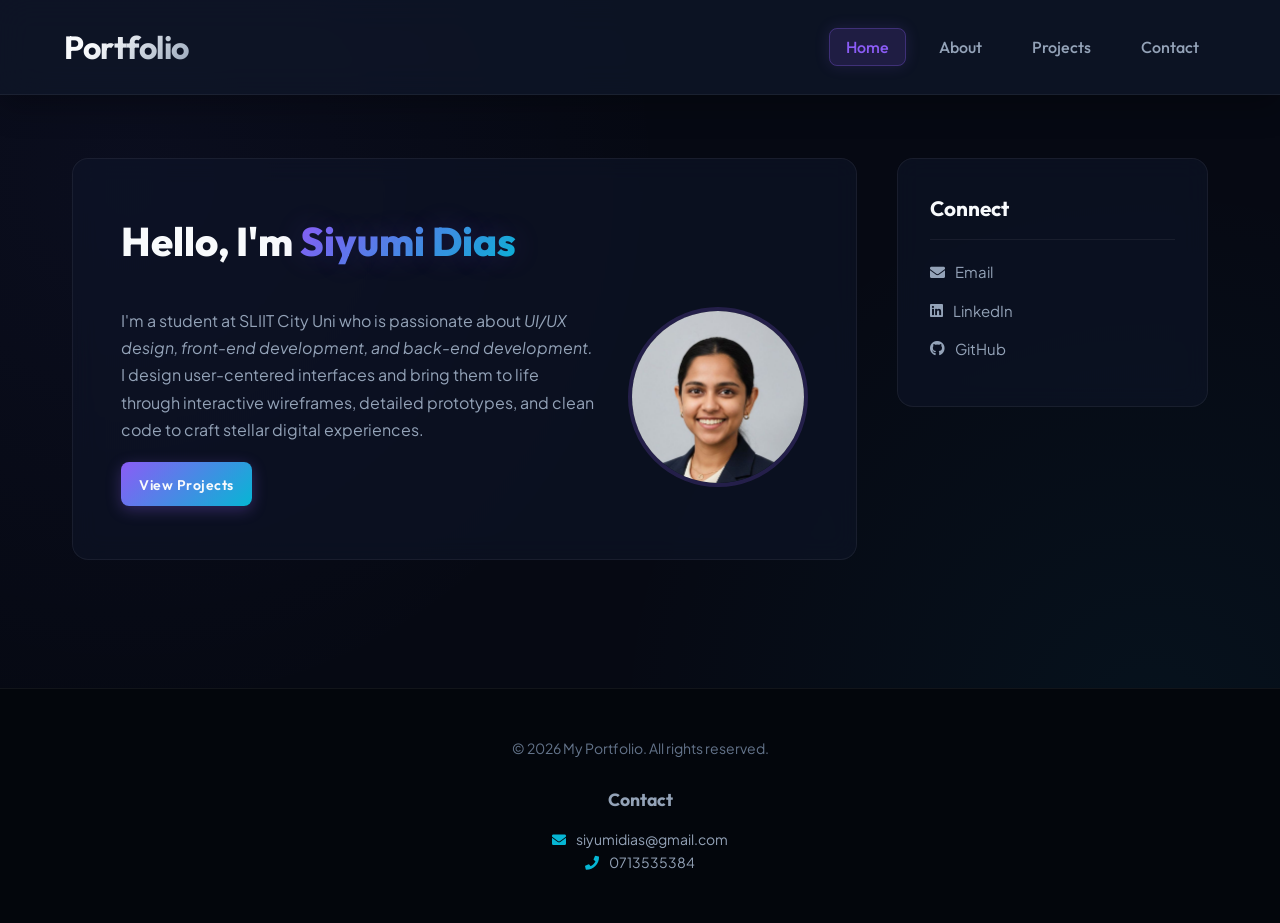
<file: AC/index.html>
<!DOCTYPE html>
<html lang="en">

<head>
    <meta charset="UTF-8">
    <meta name="viewport" content="width=device-width, initial-scale=1.0">
    <title>Home - Siyumi Dias Portfolio</title>
    <link rel="stylesheet" href="stylesheet.css">
    <link rel="stylesheet" href="https://cdnjs.cloudflare.com/ajax/libs/font-awesome/5.15.4/css/all.min.css">
</head>

<body>
    <header class="site-header">
        <h1>Portfolio</h1>
        <nav class="main-nav">
            <ul>
                <li><a href="index.html" class="active">Home</a></li>
                <li><a href="about.html">About</a></li>
                <li><a href="blog.html">Projects</a></li>
                <li><a href="contact.html">Contact</a></li>
            </ul>
        </nav>
    </header>
    <div class="main-container"> <!--Main Content -->
        <main id="main-content">
            <h1>Hello, I'm <span>Siyumi Dias</span></h1>
            <div id="about"> 
                <img src="Siyumi.jpeg" alt="photo" class="profile-pic">
                <p> I'm a student at SLIIT City Uni who is passionate about <em>UI/UX design, front-end development, and back-end development.</em> I design user-centered interfaces and bring them to life through interactive wireframes, detailed prototypes, and clean code to craft stellar digital experiences. </p>
                <div class="code-box">
                    <a href="blog.html">View Projects</a>
                </div>
            </div>
        </main> <!--Sidebar -->
        <aside id="sidebar">
            <h3>Connect</h3>
            <ul>
                <li><a href="mailto:siyumidias@gmail.com" target="_blank"><i class="fas fa-envelope"></i> Email</a></li>
                <li><a href="http://linkedin.com/in/siyumi-dias-a96156386" target="_blank"><i class="fab fa-linkedin"></i> LinkedIn</a></li>
                <li><a href="https://github.com/Siyumi004" target="_blank"><i class="fab fa-github"></i> GitHub</a></li>
            </ul>
        </aside>
    </div> <!--Footer -->
    <footer class="site-footer">
        <p>&copy; 2026 My Portfolio. All rights reserved.</p>
        <h3>Contact</h3>
        <p>
            <i class="fas fa-envelope"></i>
            <a href="mailto:siyumidias@gmail.com">siyumidias@gmail.com</a>
        </p>
        <p>
            <i class="fas fa-phone"></i>
            <a href="tel:0713535384">0713535384</a>
        </p>
    </footer>
</body>
</html>
</file>
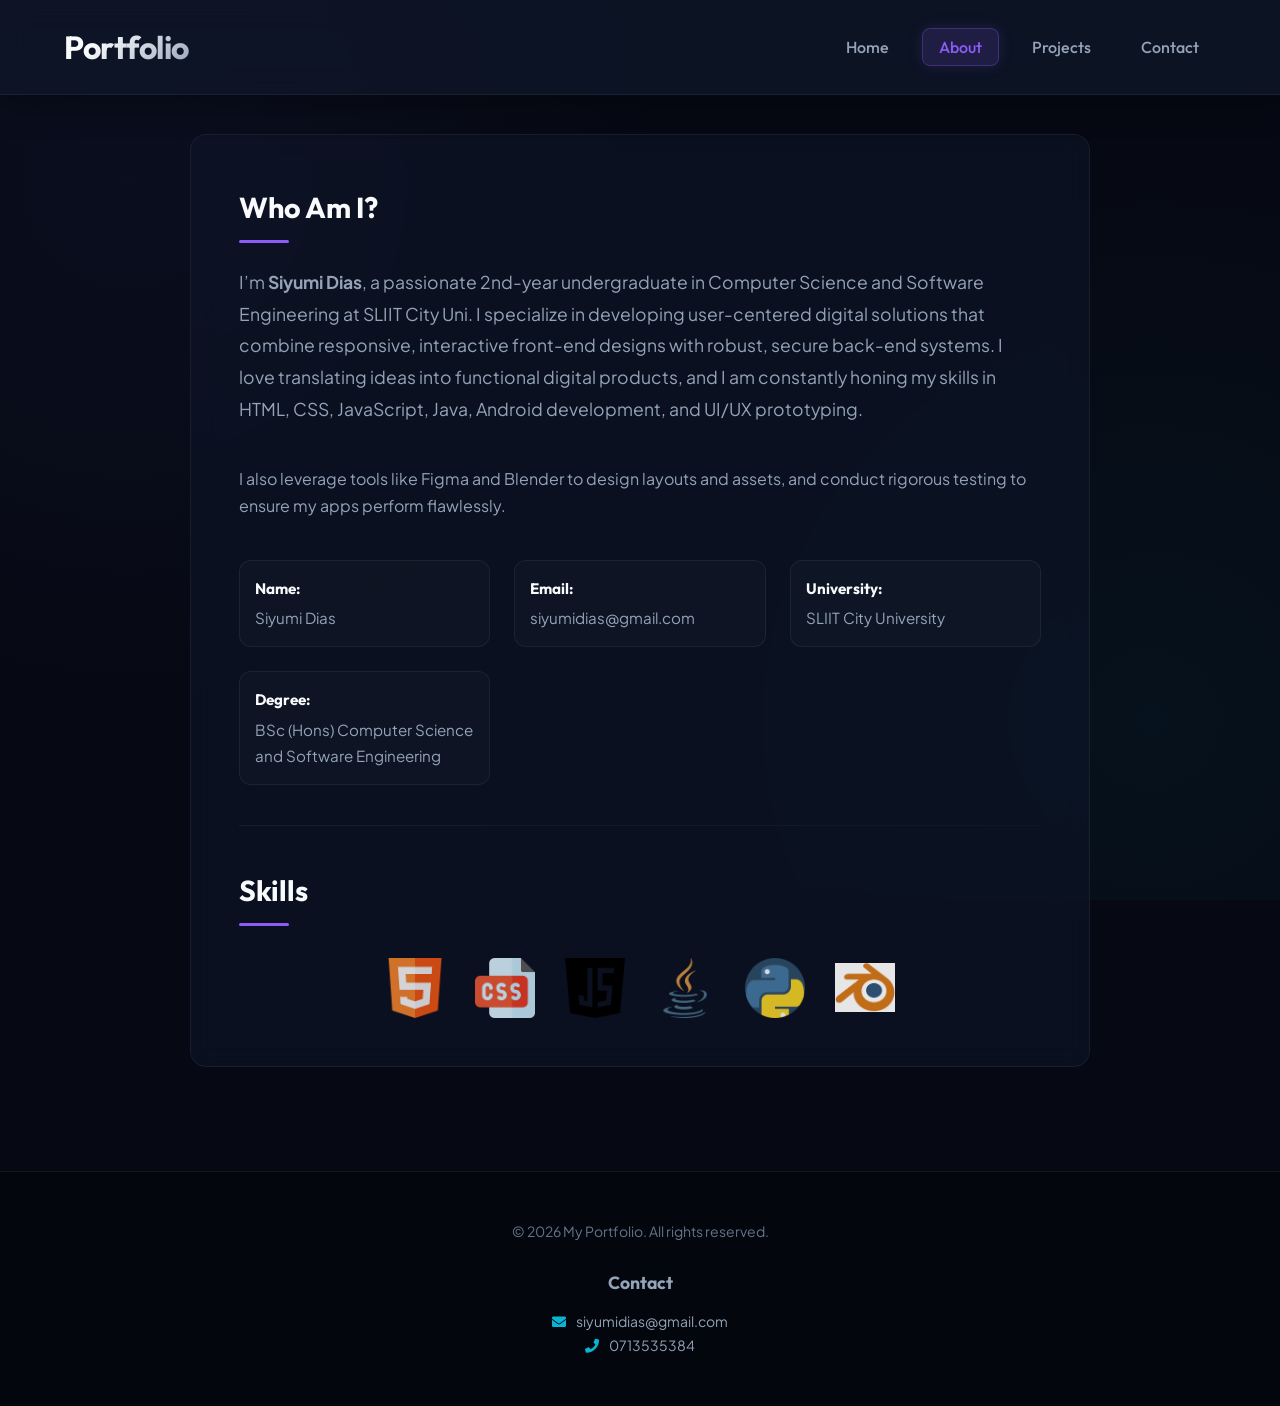
<file: AC/about.html>
<!DOCTYPE html>
<html lang="en">

<head>
  <meta charset="UTF-8">
  <meta name="viewport" content="width=device-width, initial-scale=1.0">
  <title>About Me - Siyumi Dias Portfolio</title>
  <link rel="stylesheet" href="stylesheet.css">
  <link rel="stylesheet" href="https://cdnjs.cloudflare.com/ajax/libs/font-awesome/5.15.4/css/all.min.css">
</head>

<body>
  <!-- Navbar -->
  <header class="site-header">
    <h1>Portfolio</h1>
    <nav class="main-nav">
      <ul>
        <li><a href="index.html">Home</a></li>
        <li><a href="about.html" class="active">About</a></li>
        <li><a href="blog.html">Projects</a></li>
        <li><a href="contact.html">Contact</a></li>
      </ul>
    </nav>
  </header>

  <!-- About Section -->
  <section class="skills">
    <h3>Who Am I?</h3>
    <p class="skills-description">
      I’m <strong>Siyumi Dias</strong>, a passionate 2nd-year undergraduate in Computer Science and Software Engineering at SLIIT City Uni. 
      I specialize in developing user-centered digital solutions that combine responsive, interactive front-end designs with robust, secure back-end systems.
      I love translating ideas into functional digital products, and I am constantly honing my skills in HTML, CSS, JavaScript, Java, Android development, and UI/UX prototyping.
    </p>
    <p>I also leverage tools like Figma and Blender to design layouts and assets, and conduct rigorous testing to ensure my apps perform flawlessly.</p>

    <div class="info-row">
      <div class="info-item"><b>Name:</b> <span>Siyumi Dias</span></div>
      <div class="info-item"><b>Email:</b> <span>siyumidias@gmail.com</span></div>
      <div class="info-item"><b>University:</b> <span>SLIIT City University</span></div>
      <div class="info-item"><b>Degree:</b> <span>BSc (Hons) Computer Science and Software Engineering</span></div>
    </div>

    <hr class="divider">

    <h3>Skills</h3>
    <div class="image-gallery">
      <img src="html.png" alt="HTML" class="small-image" title="HTML5">
      <img src="css.png" alt="CSS" class="small-image" title="CSS3">
      <img src="java-script.png" alt="JavaScript" class="small-image" title="JavaScript">
      <img src="java.png" alt="Java" class="small-image" title="Java SE & Android">
      <img src="python.png" alt="Python" class="small-image" title="Python">
      <img src="blender.png" alt="Blender" class="small-image" title="3D Modeling / Blender">
    </div>
  </section>

  <!-- Footer -->
  <footer class="site-footer">
    <p>&copy; 2026 My Portfolio. All rights reserved.</p>
    <h3>Contact</h3>
    <p>
      <i class="fas fa-envelope"></i>
      <a href="mailto:siyumidias@gmail.com">siyumidias@gmail.com</a>
    </p>
    <p>
      <i class="fas fa-phone"></i>
      <a href="tel:0713535384">0713535384</a>
    </p>
  </footer>
</body>

</html>
</file>
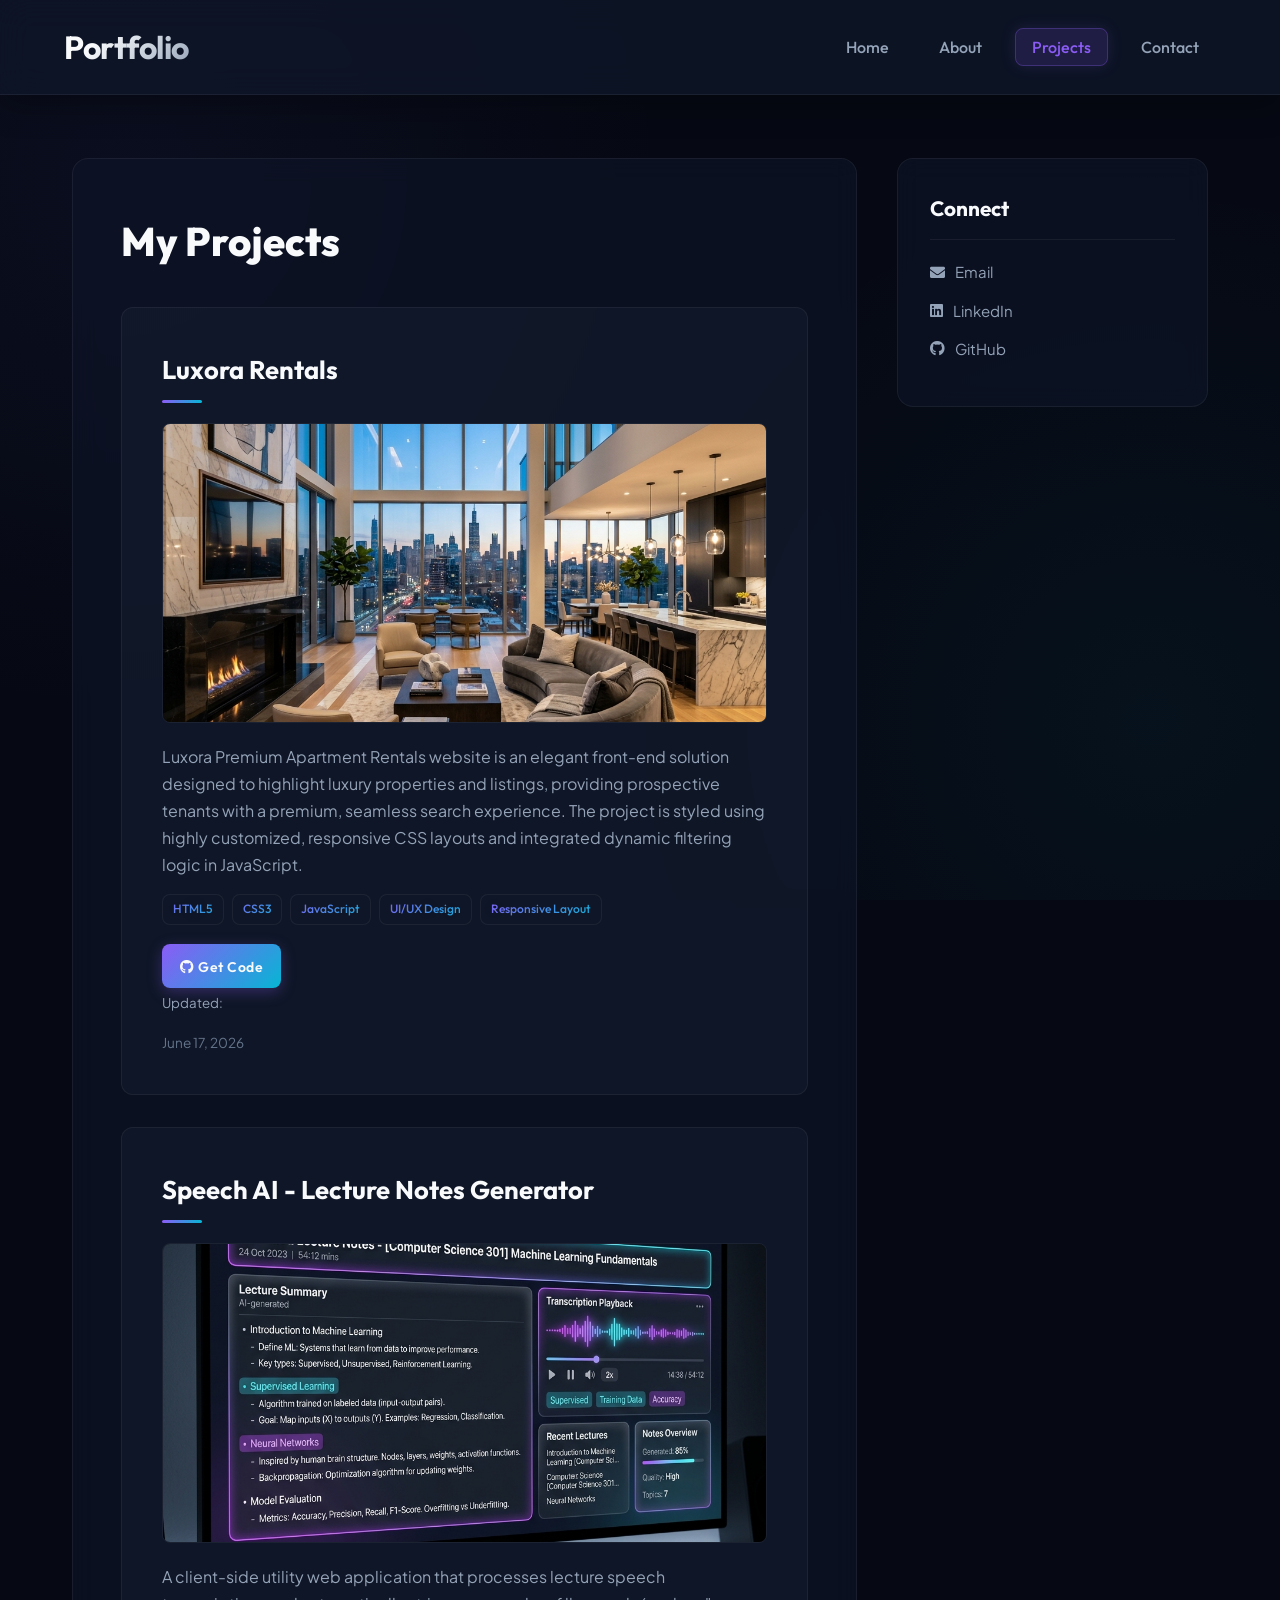
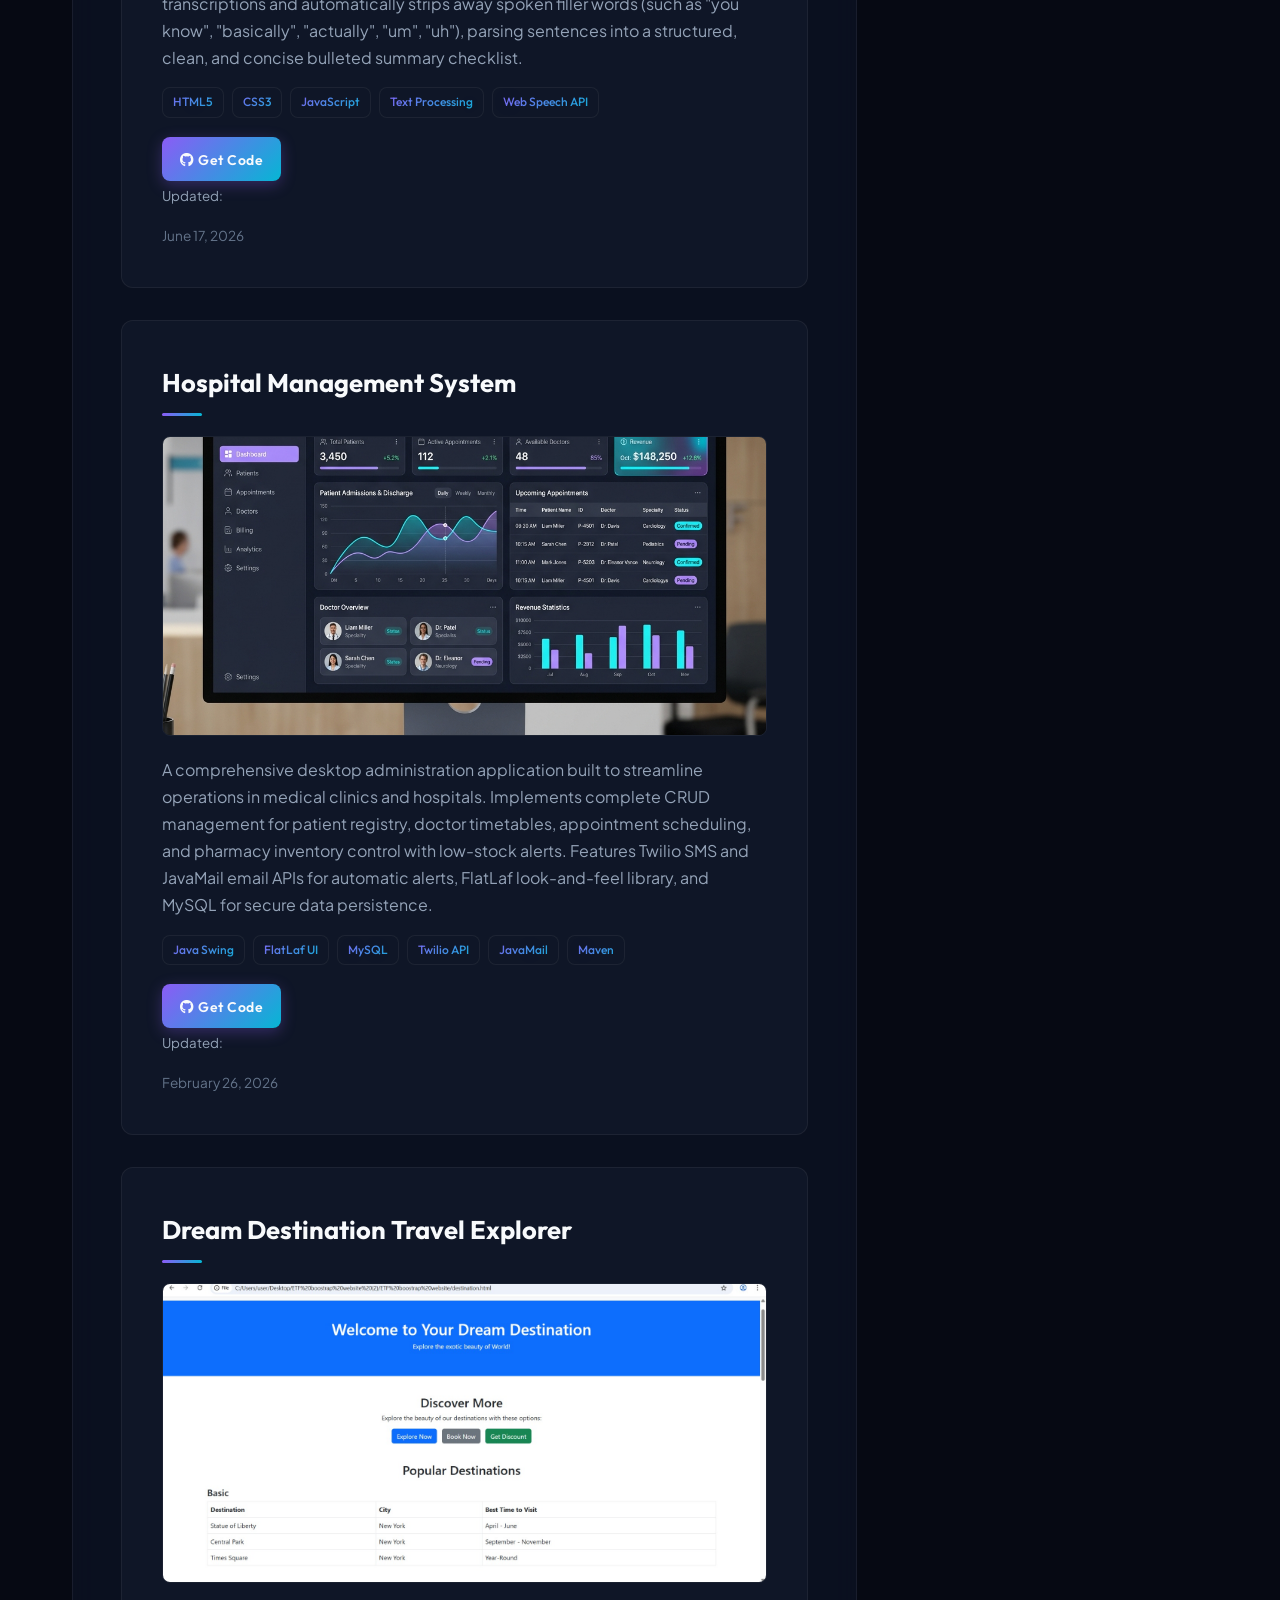
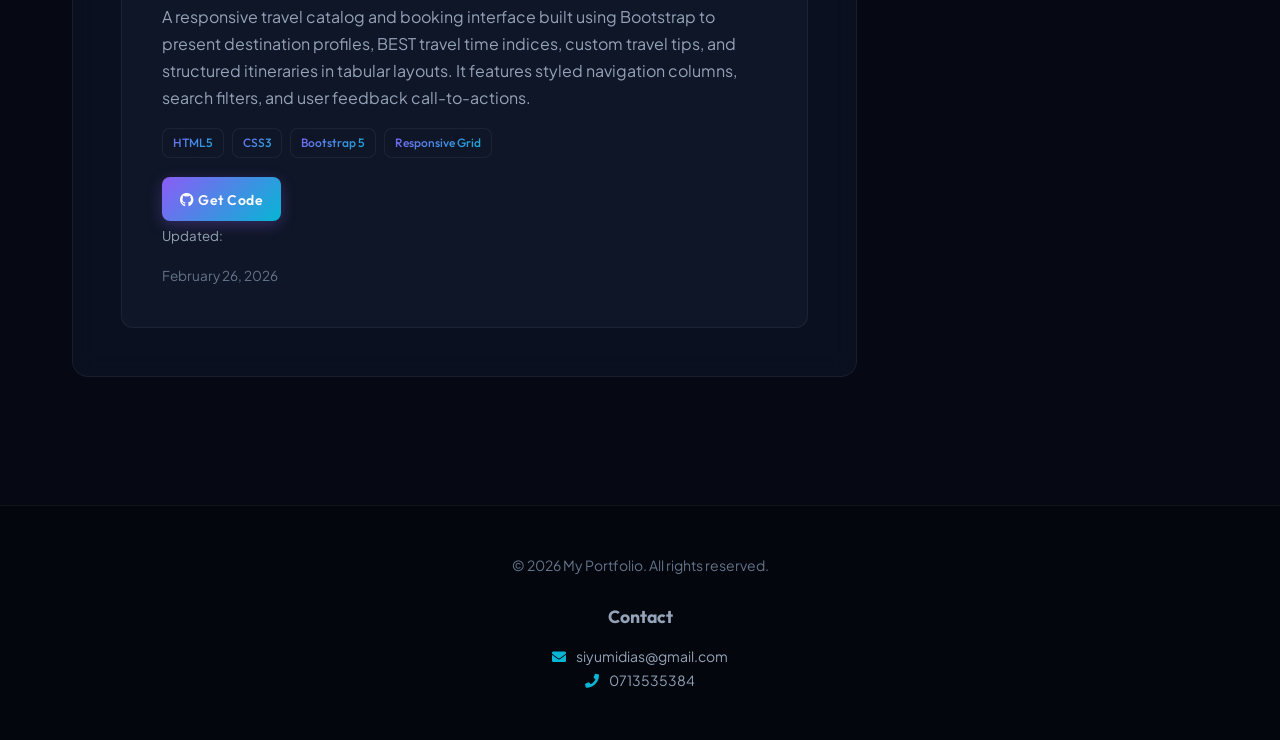
<file: AC/blog.html>
<!DOCTYPE html>
<html lang="en">

<head>
    <meta charset="UTF-8">
    <meta name="viewport" content="width=device-width, initial-scale=1.0">
    <title>Projects - Siyumi Dias Portfolio</title>
    <link rel="stylesheet" href="stylesheet.css">
    <link rel="stylesheet" href="https://cdnjs.cloudflare.com/ajax/libs/font-awesome/5.15.4/css/all.min.css">
</head>

<body>

    <!-- Header -->
    <header class="site-header">
        <h1>Portfolio</h1>
        <nav class="main-nav">
            <ul>
                <li><a href="index.html">Home</a></li>
                <li><a href="about.html">About</a></li>
                <li><a href="blog.html" class="active">Projects</a></li>
                <li><a href="contact.html">Contact</a></li>
            </ul>
        </nav>
    </header>

    <div class="main-container">

        <!-- Main Content -->
        <main id="main-content">
            <section id="blog">
                <h1>My Projects</h1>

                <!-- Project 1: Luxora Rentals -->
                <article class="blog-post">
                    <h3>Luxora Rentals</h3>
                    <img src="luxora.png" alt="Luxora Premium Rentals Website" class="blog-img">
                    <p>Luxora Premium Apartment Rentals website is an elegant front-end solution designed to highlight luxury properties and listings, providing prospective tenants with a premium, seamless search experience. The project is styled using highly customized, responsive CSS layouts and integrated dynamic filtering logic in JavaScript.</p>
                    <div class="tech-tags">
                        <span class="tech-tag">HTML5</span>
                        <span class="tech-tag">CSS3</span>
                        <span class="tech-tag">JavaScript</span>
                        <span class="tech-tag">UI/UX Design</span>
                        <span class="tech-tag">Responsive Layout</span>
                    </div>
                    <div class="code-box">
                        <a href="https://github.com/Siyumi004/luxora-rentals" target="_blank"><i class="fab fa-github"></i> Get Code</a>
                    </div>
                    <p><small>Updated: <time datetime="2026-06-17">June 17, 2026</time></small></p>
                </article>

                <!-- Project 2: Speech AI -->
                <article class="blog-post">
                    <h3>Speech AI - Lecture Notes Generator</h3>
                    <img src="speech_ai_mockup.png" alt="Speech AI Lecture Notes Generator" class="blog-img">
                    <p>A client-side utility web application that processes lecture speech transcriptions and automatically strips away spoken filler words (such as "you know", "basically", "actually", "um", "uh"), parsing sentences into a structured, clean, and concise bulleted summary checklist.</p>
                    <div class="tech-tags">
                        <span class="tech-tag">HTML5</span>
                        <span class="tech-tag">CSS3</span>
                        <span class="tech-tag">JavaScript</span>
                        <span class="tech-tag">Text Processing</span>
                        <span class="tech-tag">Web Speech API</span>
                    </div>
                    <div class="code-box">
                        <a href="https://github.com/Siyumi004/speech-AI" target="_blank"><i class="fab fa-github"></i> Get Code</a>
                    </div>
                    <p><small>Updated: <time datetime="2026-06-17">June 17, 2026</time></small></p>
                </article>

                <!-- Project 3: Hospital Management System -->
                <article class="blog-post">
                    <h3>Hospital Management System</h3>
                    <img src="hms_dashboard_mockup.png" alt="Hospital Management System" class="blog-img">
                    <p>A comprehensive desktop administration application built to streamline operations in medical clinics and hospitals. Implements complete CRUD management for patient registry, doctor timetables, appointment scheduling, and pharmacy inventory control with low-stock alerts. Features Twilio SMS and JavaMail email APIs for automatic alerts, FlatLaf look-and-feel library, and MySQL for secure data persistence.</p>
                    <div class="tech-tags">
                        <span class="tech-tag">Java Swing</span>
                        <span class="tech-tag">FlatLaf UI</span>
                        <span class="tech-tag">MySQL</span>
                        <span class="tech-tag">Twilio API</span>
                        <span class="tech-tag">JavaMail</span>
                        <span class="tech-tag">Maven</span>
                    </div>
                    <div class="code-box">
                        <a href="https://github.com/Siyumi004/Hospital-management-system" target="_blank"><i class="fab fa-github"></i> Get Code</a>
                    </div>
                    <p><small>Updated: <time datetime="2026-02-26">February 26, 2026</time></small></p>
                </article>

                <!-- Project 4: ETF Travel Website -->
                <article class="blog-post">
                    <h3>Dream Destination Travel Explorer</h3>
                    <img src="blog1.jpeg" alt="Dream Destination Website" class="blog-img">
                    <p>A responsive travel catalog and booking interface built using Bootstrap to present destination profiles, BEST travel time indices, custom travel tips, and structured itineraries in tabular layouts. It features styled navigation columns, search filters, and user feedback call-to-actions.</p>
                    <div class="tech-tags">
                        <span class="tech-tag">HTML5</span>
                        <span class="tech-tag">CSS3</span>
                        <span class="tech-tag">Bootstrap 5</span>
                        <span class="tech-tag">Responsive Grid</span>
                    </div>
                    <div class="code-box">
                        <a href="https://github.com/Siyumi004/ETF-bootstrap-website" target="_blank"><i class="fab fa-github"></i> Get Code</a>
                    </div>
                    <p><small>Updated: <time datetime="2026-02-26">February 26, 2026</time></small></p>
                </article>
            </section>
        </main>

        <!-- Sidebar -->
        <aside id="sidebar">
            <h3>Connect</h3>
            <ul>
                <li><a href="mailto:siyumidias@gmail.com" target="_blank"><i class="fas fa-envelope"></i> Email</a></li>
                <li><a href="http://linkedin.com/in/siyumi-dias-a96156386" target="_blank"><i class="fab fa-linkedin"></i> LinkedIn</a></li>
                <li><a href="https://github.com/Siyumi004" target="_blank"><i class="fab fa-github"></i> GitHub</a></li>
            </ul>
        </aside>

    </div>

    <!-- Footer -->
    <footer class="site-footer">
        <p>&copy; 2026 My Portfolio. All rights reserved.</p>
        <h3>Contact</h3>
        <p>
            <i class="fas fa-envelope"></i>
            <a href="mailto:siyumidias@gmail.com">siyumidias@gmail.com</a>
        </p>
        <p>
            <i class="fas fa-phone"></i>
            <a href="tel:0713535384">0713535384</a>
        </p>
    </footer>
</body>

</html>
</file>
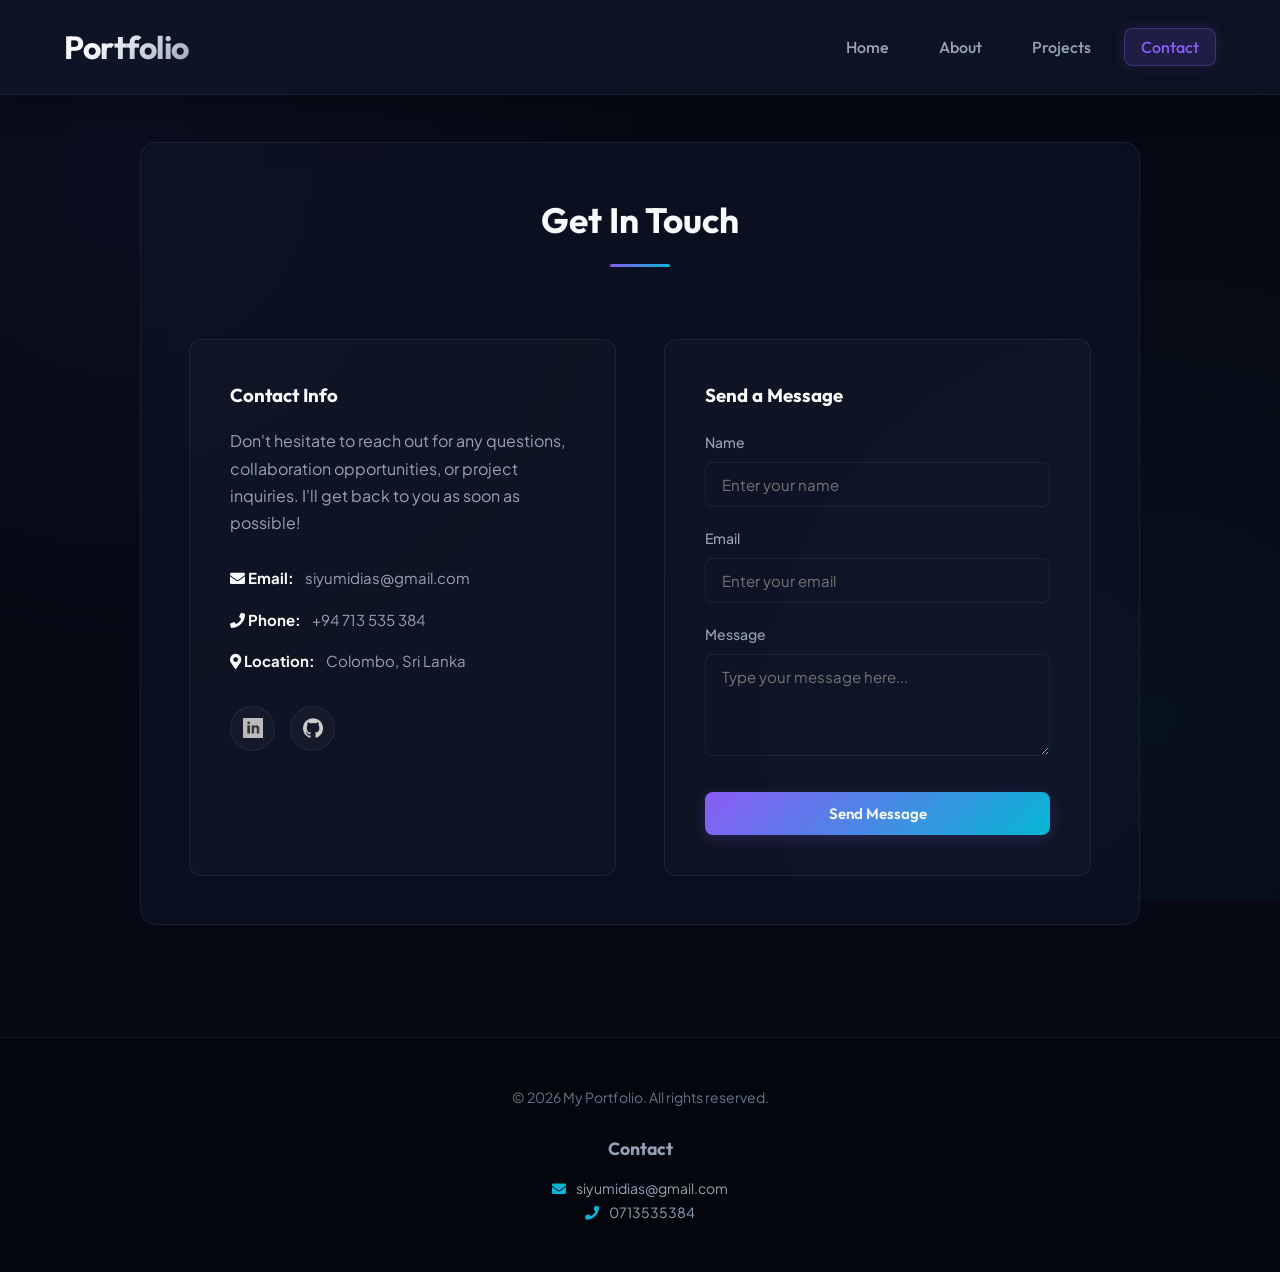
<file: AC/contact.html>
<!DOCTYPE html>
<html lang="en">

<head>
    <meta charset="UTF-8">
    <meta name="viewport" content="width=device-width, initial-scale=1.0">
    <title>Contact - Siyumi Dias Portfolio</title>
    <link rel="stylesheet" href="stylesheet.css">
    <link rel="stylesheet" href="https://cdnjs.cloudflare.com/ajax/libs/font-awesome/5.15.4/css/all.min.css">
</head>

<body>
    <header class="site-header">
        <h1>Portfolio</h1>
        <nav class="main-nav">
            <ul>
                <li><a href="index.html">Home</a></li>
                <li><a href="about.html">About</a></li>
                <li><a href="blog.html">Projects</a></li>
                <li><a href="contact.html" class="active">Contact</a></li>
            </ul>
        </nav>
    </header>
    <main>
        <section class="contact-section">
            <h2 class="contact-title">Get In Touch</h2>
            <div class="contact-container">
                <!-- Left Side: Contact Info -->
                <div class="contact-info">
                    <h3>Contact Info</h3>
                    <p>Don't hesitate to reach out for any questions, collaboration opportunities, or project inquiries. I'll get back to you as soon as possible!</p>

                    <ul class="info-list">
                        <li><strong><i class="fas fa-envelope"></i> Email:</strong> siyumidias@gmail.com</li>
                        <li><strong><i class="fas fa-phone"></i> Phone:</strong> +94 713 535 384</li>
                        <li><strong><i class="fas fa-map-marker-alt"></i> Location:</strong> Colombo, Sri Lanka</li>
                    </ul>

                    <div class="social-icons">
                        <a href="http://linkedin.com/in/siyumi-dias-a96156386" target="_blank"><img src="linkedin.jpg" alt="linkedin"></a>
                        <a href="https://github.com/Siyumi004" target="_blank"><img src="github.png" alt="github"></a>
                    </div>
                </div>

                <!-- Right Side: Contact Form -->
                <div class="contact-form">
                    <h3>Send a Message</h3>
                    <form method="post">
                        <label for="name">Name</label>
                        <input type="text" id="name" name="name" required placeholder="Enter your name">

                        <label for="email">Email</label>
                        <input type="email" id="email" name="email" required placeholder="Enter your email">

                        <label for="message">Message</label>
                        <textarea id="message" name="message" rows="4" required placeholder="Type your message here..."></textarea>

                        <button type="submit" class="send-btn">Send Message</button>
                    </form>
                </div>
            </div>
        </section>
    </main>

    <!-- Footer -->
    <footer class="site-footer">
        <p>&copy; 2026 My Portfolio. All rights reserved.</p>
        <h3>Contact</h3>
        <p>
            <i class="fas fa-envelope"></i>
            <a href="mailto:siyumidias@gmail.com">siyumidias@gmail.com</a>
        </p>
        <p>
            <i class="fas fa-phone"></i>
            <a href="tel:0713535384">0713535384</a>
        </p>
    </footer>
</body>

</html>
</file>
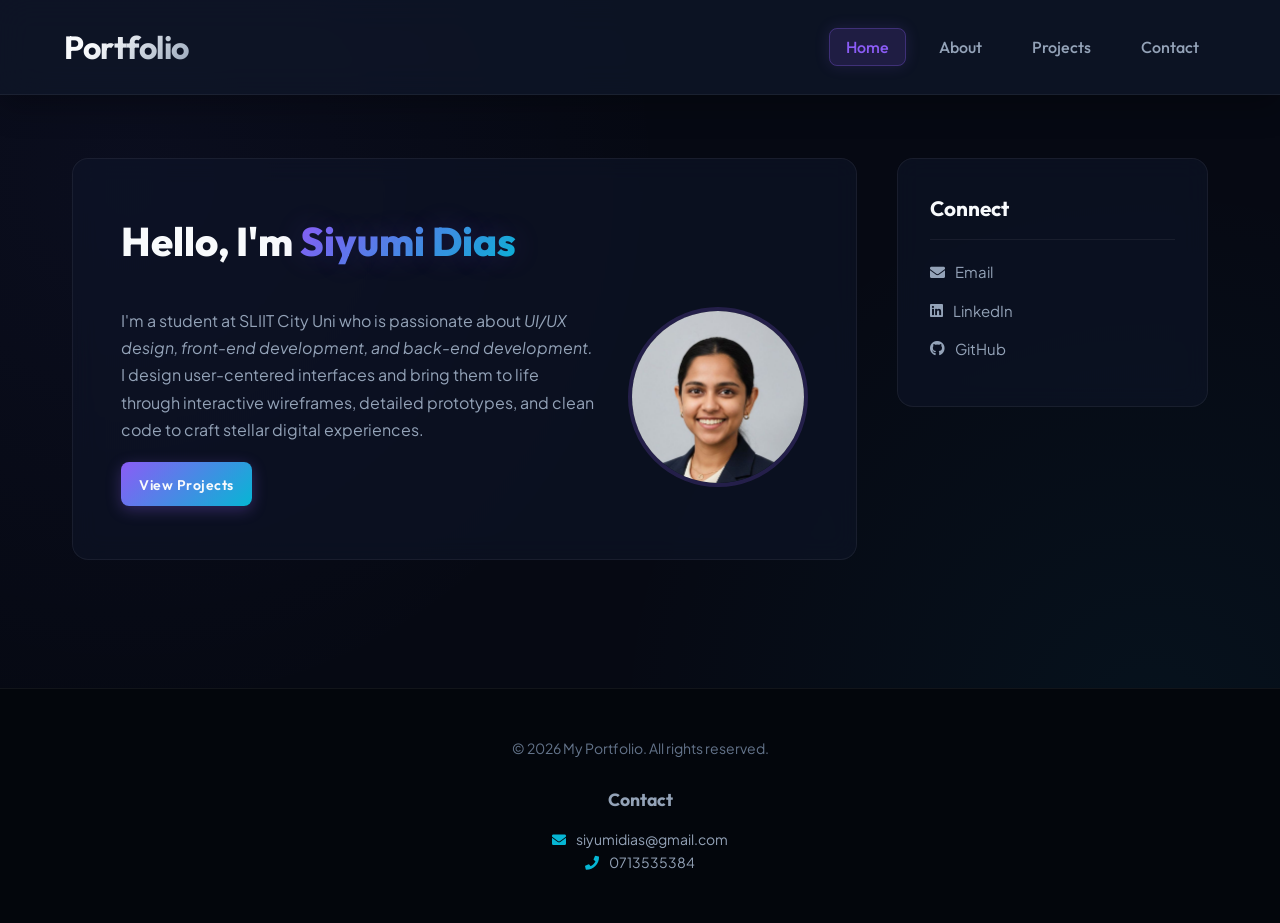
<file: AC/home.html>
<!DOCTYPE html>
<html lang="en">

<head>
    <meta charset="UTF-8">
    <meta name="viewport" content="width=device-width, initial-scale=1.0">
    <title>Home - Siyumi Dias Portfolio</title>
    <link rel="stylesheet" href="stylesheet.css">
    <link rel="stylesheet" href="https://cdnjs.cloudflare.com/ajax/libs/font-awesome/5.15.4/css/all.min.css">
</head>

<body>
    <header class="site-header">
        <h1>Portfolio</h1>
        <nav class="main-nav">
            <ul>
                <li><a href="home.html" class="active">Home</a></li>
                <li><a href="about.html">About</a></li>
                <li><a href="blog.html">Projects</a></li>
                <li><a href="contact.html">Contact</a></li>
            </ul>
        </nav>
    </header>
    <div class="main-container"> <!--Main Content -->
        <main id="main-content">
            <h1>Hello, I'm <span>Siyumi Dias</span></h1>
            <div id="about"> 
                <img src="Siyumi.jpeg" alt="photo" class="profile-pic">
                <p> I'm a student at SLIIT City Uni who is passionate about <em>UI/UX design, front-end development, and back-end development.</em> I design user-centered interfaces and bring them to life through interactive wireframes, detailed prototypes, and clean code to craft stellar digital experiences. </p>
                <div class="code-box">
                    <a href="blog.html">View Projects</a>
                </div>
            </div>
        </main> <!--Sidebar -->
        <aside id="sidebar">
            <h3>Connect</h3>
            <ul>
                <li><a href="mailto:siyumidias@gmail.com" target="_blank"><i class="fas fa-envelope"></i> Email</a></li>
                <li><a href="http://linkedin.com/in/siyumi-dias-a96156386" target="_blank"><i class="fab fa-linkedin"></i> LinkedIn</a></li>
                <li><a href="https://github.com/Siyumi004" target="_blank"><i class="fab fa-github"></i> GitHub</a></li>
            </ul>
        </aside>
    </div> <!--Footer -->
    <footer class="site-footer">
        <p>&copy; 2026 My Portfolio. All rights reserved.</p>
        <h3>Contact</h3>
        <p>
            <i class="fas fa-envelope"></i>
            <a href="mailto:siyumidias@gmail.com">siyumidias@gmail.com</a>
        </p>
        <p>
            <i class="fas fa-phone"></i>
            <a href="tel:0713535384">0713535384</a>
        </p>
    </footer>
</body>
</html>
</file>
<file: AC/stylesheet.css>
@import url('https://fonts.googleapis.com/css2?family=Outfit:wght@300;400;500;600;700;800&family=Plus+Jakarta+Sans:wght@300;400;500;600;700&display=swap');

/* 1. CSS Variables */
/* 2. Color Palette including semi transparent */
/* 14. border variables */
/* 20. specificity with variables */
:root {
  --bg-dark: #060913;
  --bg-card: rgba(15, 23, 42, 0.55);
  --bg-card-hover: rgba(30, 41, 59, 0.7);
  --border-color: rgba(255, 255, 255, 0.06);
  --border-color-hover: rgba(139, 92, 246, 0.4);
  
  --text-primary: #f8fafc;
  --text-secondary: #94a3b8;
  --text-muted: #64748b;
  
  --primary-color: #8b5cf6; /* Violet HSL tailored */
  --primary-glow: rgba(139, 92, 246, 0.25);
  --secondary-color: #06b6d4; /* Cyan HSL tailored */
  --secondary-glow: rgba(6, 182, 212, 0.25);
  --tertiary-color: #ec4899; /* Pink accent */
  
  --success-color: #10b981;
  --error-color: #f43f5e;
  
  --shadow-color: rgba(0, 0, 0, 0.5);
  --shadow-hover: rgba(0, 0, 0, 0.7);
  --shadow-glow: 0 0 20px var(--primary-glow);
  
  --radius-lg: 16px;
  --radius-md: 12px;
  --radius-sm: 8px;
  
  --transition-normal: 300ms cubic-bezier(0.4, 0, 0.2, 1);
  --transition-slow: 500ms cubic-bezier(0.4, 0, 0.2, 1);
  
  --font-main: "Plus Jakarta Sans", sans-serif;
  --font-heading: "Outfit", sans-serif;
}

/* Reset + Base */
* {
  margin: 0;
  padding: 0;
  box-sizing: border-box;
}

html {
  scroll-behavior: smooth;
}

body {
  font-family: var(--font-main);
  color: var(--text-secondary);
  background-color: var(--bg-dark);
  /* 16. gradients */
  background-image: radial-gradient(circle at 10% 20%, rgba(99, 102, 241, 0.05) 0%, transparent 40%),
                    radial-gradient(circle at 90% 80%, rgba(6, 182, 212, 0.05) 0%, transparent 40%);
  background-attachment: fixed;
  line-height: 1.7;
  display: flex;
  flex-direction: column;
  min-height: 100vh;
  padding-top: 100px;
  overflow-x: hidden;
}

/*  Navbar */
/* 3. shadows , 7. User action pseudo class, 16. gradients , 19. animation */
.site-header {
  width: 100%;
  background: rgba(15, 23, 42, 0.75);
  backdrop-filter: blur(16px);
  border-bottom: 1px solid var(--border-color);
  padding: 20px 5%;
  position: fixed;
  top: 0;
  left: 0;
  z-index: 1000;
  box-shadow: 0 10px 30px rgba(0, 0, 0, 0.3);
  display: flex;
  justify-content: space-between;
  align-items: center;
  flex-wrap: wrap;
  animation: slideInDown 0.6s cubic-bezier(0.16, 1, 0.3, 1) forwards;
}

.site-header h1 {
  font-family: var(--font-heading);
  font-weight: 700;
  letter-spacing: -0.5px;
  background: linear-gradient(135deg, var(--text-primary) 30%, var(--text-secondary));
  background-clip: text;
  -webkit-background-clip: text;
  color: transparent;
}

.main-nav ul {
  list-style: none;
  display: flex;
  flex-wrap: wrap;
  gap: 0.5rem;
}

/* 13. relational selectors (child > ) */
.main-nav > ul > li {
  margin-left: 0.5rem;
}

/* 4. Text effects */
.main-nav a {
  text-decoration: none;
  color: var(--text-secondary);
  font-family: var(--font-heading);
  font-weight: 500;
  padding: 8px 16px;
  font-size: 16px;
  border-radius: var(--radius-sm);
  border: 1px solid transparent;
  /* 18. transition */
  transition: var(--transition-normal);
}

.main-nav a:hover {
  /* 7. User Action Pseudo-class (:hover) */
  background: rgba(255, 255, 255, 0.04);
  color: var(--text-primary);
  border-color: rgba(255, 255, 255, 0.08);
  /* 17. Transforms */
  transform: translateY(-2px);
}

/* 10. Negation Pseudo-class (:not()) */
.main-nav a:not(.active):hover {
  color: var(--secondary-color);
}

.main-nav a.active {
  background: rgba(139, 92, 246, 0.15);
  color: var(--primary-color);
  border-color: rgba(139, 92, 246, 0.3);
  box-shadow: 0 0 15px rgba(139, 92, 246, 0.15);
}

/*  Main Layout */
.main-container {
  display: flex;
  flex: 1;
  margin: 3rem auto;
  max-width: 1200px;
  padding: 0 2rem;
  gap: 2.5rem;
  width: 100%;
}

.main-container h1 {
  font-family: var(--font-heading);
  font-size: 2.5rem;
  font-weight: 800;
  color: var(--text-primary);
  text-align: left;
  margin-bottom: 2rem;
  display: inline-block;
  position: relative;
}

#main-content {
  flex: 2.8;
  background-color: var(--bg-card);
  backdrop-filter: blur(12px);
  padding: 3rem;
  border-radius: var(--radius-lg);
  border: 1px solid var(--border-color);
  box-shadow: var(--shadow-md);
  animation: fadeIn 0.8s cubic-bezier(0.16, 1, 0.3, 1) forwards;
}

/* 4. Text effects , 16. gradient */
.main-container span {
  background: linear-gradient(135deg, var(--primary-color), var(--secondary-color));
  background-clip: text;
  -webkit-background-clip: text;
  color: transparent;
  text-shadow: 0 0 30px rgba(139, 92, 246, 0.2);
}

.about-card {
  background-color: var(--bg-card);
  border-radius: var(--radius-lg);
  border: 1px solid var(--border-color);
  padding: 3rem;
  box-shadow: var(--shadow-md);
  text-align: center;
  animation: fadeIn 1s cubic-bezier(0.16, 1, 0.3, 1) forwards;
}

.about-card h1 {
  font-size: 2.2rem;
  color: var(--text-primary);
  margin-bottom: 1rem;
}

.about-card p {
  font-size: 1.1rem;
  color: var(--text-secondary);
  line-height: 1.8;
}

/* Projects / Blog Posts */
.blog-post {
  background-color: rgba(30, 41, 59, 0.3);
  padding: 2.5rem;
  border-radius: var(--radius-md);
  border: 1px solid var(--border-color);
  /* 18. transition */
  transition: var(--transition-normal);
  box-shadow: var(--shadow-sm);
  margin-bottom: 2rem;
  position: relative;
  overflow: hidden;
}

/* 9. Structural Selectors (:last-child) */
.blog-post:last-child {
  margin-bottom: 0;
}

#blog h3 {
  position: relative;
  font-family: var(--font-heading);
  font-size: 1.6rem;
  color: var(--text-primary);
  text-align: left;
  margin-bottom: 1rem;
}

/* 6. Pseudo elements with generated content in at least one place on your site */
#blog h3::after {
  content: "";
  display: block;
  width: 40px;
  height: 3px;
  background: linear-gradient(90deg, var(--primary-color), var(--secondary-color));
  margin-top: 8px;
  border-radius: var(--radius-sm);
  transition: var(--transition-normal);
}

.blog-post:hover {
  background-color: var(--bg-card-hover);
  border-color: var(--border-color-hover);
  /* 17. Transforms */
  transform: translateY(-5px);
  box-shadow: var(--shadow-lg), var(--shadow-glow);
}

.blog-post:hover h3::after {
  width: 80px;
}

.blog-post time {
  font-style: normal;
  color: var(--text-muted);
  font-size: 0.85rem;
  margin-top: 1rem;
  display: block;
}

/* 17. Transforms , 3. shadows , 16. gradients, 18. transition */
.blog-img {
  display: block;
  width: 100%;
  max-height: 300px;
  object-fit: cover;
  border-radius: var(--radius-sm);
  margin: 20px 0;
  border: 1px solid rgba(255, 255, 255, 0.05);
  box-shadow: var(--shadow-md);
  transition: var(--transition-normal);
}

.blog-img:hover {
  transform: scale(1.02);
  border-color: rgba(255, 255, 255, 0.15);
}

.code-box {
  display: inline-block;
  background: linear-gradient(135deg, var(--primary-color), var(--secondary-color));
  padding: 8px 18px;
  border-radius: var(--radius-sm);
  margin-top: 1.2rem;
  box-shadow: 0 4px 15px rgba(139, 92, 246, 0.3);
  transition: var(--transition-normal);
}

.code-box a {
  text-decoration: none;
  color: var(--text-primary);
  font-family: var(--font-heading);
  font-weight: 600;
  font-size: 14px;
  letter-spacing: 0.5px;
}

.code-box:hover {
  transform: translateY(-2px);
  box-shadow: 0 6px 20px rgba(139, 92, 246, 0.5);
}

/* Sidebar */
#sidebar {
  flex: 1;
  background-color: var(--bg-card);
  backdrop-filter: blur(12px);
  padding: 2rem;
  border-radius: var(--radius-lg);
  border: 1px solid var(--border-color);
  box-shadow: var(--shadow-md);
  height: fit-content;
}

#sidebar h3 {
  color: var(--text-primary);
  font-family: var(--font-heading);
  font-size: 1.3rem;
  border-bottom: 1px solid var(--border-color);
  padding-bottom: 0.8rem;
  margin-bottom: 1.2rem;
}

#sidebar ul {
  list-style: none;
}

#sidebar li {
  margin-bottom: 0.8rem;
}

#sidebar a {
  text-decoration: none;
  color: var(--text-secondary);
  font-size: 15px;
  display: flex;
  align-items: center;
  gap: 10px;
  transition: var(--transition-normal);
}

#sidebar a:hover {
  color: var(--text-primary);
  transform: translateX(4px);
}

/* 5. Attribute selectors (minimum 2) */
#sidebar a[href*="mailto"]:hover {
  color: var(--tertiary-color);
}
#sidebar a[href*="linkedin"]:hover {
  color: #0a66c2;
}
#sidebar a[href*="github"]:hover {
  color: #f3f4f6;
}

/*  Profile Image */
.profile-pic {
  width: 180px;
  height: 180px;
  border-radius: 50%;
  object-fit: cover;
  float: right;
  margin-left: 2rem;
  margin-bottom: 1.5rem;
  border: 4px solid rgba(139, 92, 246, 0.2);
  box-shadow: var(--shadow-lg), var(--shadow-glow);
  transition: var(--transition-normal);
}

.profile-pic:hover {
  transform: scale(1.05) rotate(3deg);
  border-color: var(--primary-color);
}

/* Info Row */
.info-row {
  display: grid;
  grid-template-columns: repeat(auto-fit, minmax(200px, 1fr));
  gap: 1.5rem;
  margin: 2.5rem 0;
}

.info-item {
  font-size: 0.95rem;
  color: var(--text-secondary);
  background: rgba(255, 255, 255, 0.02);
  padding: 15px;
  border-radius: var(--radius-md);
  border: 1px solid var(--border-color);
}

.info-item b {
  color: var(--text-primary);
  display: block;
  margin-bottom: 4px;
  font-family: var(--font-heading);
}

.divider {
  border: none;
  height: 1px;
  background: linear-gradient(to right, var(--border-color), rgba(255,255,255,0.02));
  margin: 2.5rem 0;
}

/* Skills Images */
.image-gallery {
  display: flex;
  justify-content: center;
  align-items: center;
  gap: 30px;
  margin-top: 2rem;
  flex-wrap: wrap;
}

.small-image {
  width: 60px;
  height: 60px;
  object-fit: contain;
  filter: grayscale(20%) brightness(90%);
  transition: var(--transition-normal);
}

.small-image:hover {
  transform: scale(1.2) translateY(-4px);
  filter: grayscale(0%) brightness(100%) drop-shadow(0 0 12px rgba(139, 92, 246, 0.4));
}

.skills {
  background: var(--bg-card);
  backdrop-filter: blur(12px);
  border-radius: var(--radius-lg);
  border: 1px solid var(--border-color);
  padding: 3rem;
  margin: 1.5rem auto;
  max-width: 900px;
  box-shadow: var(--shadow-md);
  animation: fadeIn 0.8s cubic-bezier(0.16, 1, 0.3, 1) forwards;
}

.skills h3 {
  font-family: var(--font-heading);
  font-size: 1.8rem;
  color: var(--text-primary);
  margin-bottom: 1.5rem;
}

.skills h3::after {
  content: "";
  display: block;
  width: 50px;
  height: 3px;
  background: var(--primary-color);
  margin-top: 8px;
  border-radius: var(--radius-sm);
}

.skills-description {
  font-size: 1.1rem;
  color: var(--text-secondary);
  line-height: 1.8;
  margin-bottom: 2.5rem;
}

/* Project Tech Tags */
.tech-tags {
  display: flex;
  flex-wrap: wrap;
  gap: 8px;
  margin-top: 1rem;
}

.tech-tag {
  background: rgba(255, 255, 255, 0.05);
  border: 1px solid var(--border-color);
  color: var(--text-secondary);
  padding: 4px 10px;
  font-size: 12px;
  font-weight: 500;
  border-radius: var(--radius-sm);
  font-family: var(--font-heading);
}

/* Contact Section */
.contact-section {
  padding: 3rem;
  background: var(--bg-card);
  backdrop-filter: blur(12px);
  border-radius: var(--radius-lg);
  border: 1px solid var(--border-color);
  max-width: 1000px;
  margin: 2rem auto;
  box-shadow: var(--shadow-md);
  animation: fadeIn 0.8s cubic-bezier(0.16, 1, 0.3, 1) forwards;
}

/* Title */
.contact-title {
  font-size: 2.2rem;
  text-align: center;
  color: var(--text-primary);
  font-family: var(--font-heading);
  font-weight: 700;
  margin-bottom: 1rem;
  position: relative;
  left: 50%;
  transform: translateX(-50%);
  display: inline-block;
}

.contact-title::after {
  content: "";
  display: block;
  width: 60px;
  height: 3px;
  background: linear-gradient(90deg, var(--primary-color), var(--secondary-color));
  margin: 0.8rem auto 1.5rem;
  border-radius: var(--radius-sm);
}

/* Contact Container */
.contact-container {
  display: flex;
  flex-wrap: wrap;
  justify-content: center;
  gap: 3rem;
  margin-top: 2rem;
}

/* Contact Info Box */
.contact-info {
  background: rgba(255, 255, 255, 0.02);
  border: 1px solid var(--border-color);
  border-radius: var(--radius-md);
  box-shadow: var(--shadow-sm);
  padding: 2.5rem;
  flex: 1 1 350px;
  max-width: 450px;
}

.contact-info h3 {
  color: var(--text-primary);
  font-family: var(--font-heading);
  margin-bottom: 1rem;
}

.contact-info p {
  color: var(--text-secondary);
  margin-bottom: 1.8rem;
  line-height: 1.7;
}

.info-list {
  list-style: none;
  padding: 0;
  margin-bottom: 2rem;
}

.info-list li {
  margin: 1rem 0;
  color: var(--text-secondary);
  font-size: 15px;
}

.info-list li strong {
  color: var(--text-primary);
  margin-right: 8px;
}

/* Social Icons */
.social-icons {
  display: flex;
  gap: 15px;
}

.social-icons a {
  display: flex;
  align-items: center;
  justify-content: center;
  background: rgba(255, 255, 255, 0.03);
  border: 1px solid var(--border-color);
  width: 45px;
  height: 45px;
  border-radius: 50%;
  transition: var(--transition-normal);
}

.social-icons a img {
  width: 20px;
  height: 20px;
  object-fit: contain;
  filter: invert(80%);
  transition: var(--transition-normal);
}

.social-icons a:hover {
  transform: scale(1.1);
  background: rgba(139, 92, 246, 0.1);
  border-color: var(--primary-color);
  box-shadow: 0 0 10px rgba(139, 92, 246, 0.3);
}

.social-icons a:hover img {
  filter: invert(100%);
}

/* Contact Form */
.contact-form {
  background: rgba(255, 255, 255, 0.02);
  border: 1px solid var(--border-color);
  border-radius: var(--radius-md);
  box-shadow: var(--shadow-sm);
  padding: 2.5rem;
  flex: 1 1 350px;
  max-width: 480px;
}

.contact-form h3 {
  color: var(--text-primary);
  font-family: var(--font-heading);
  margin-bottom: 1rem;
}

.contact-form label {
  display: block;
  margin-top: 1.2rem;
  color: var(--text-secondary);
  font-size: 14px;
  font-weight: 500;
}

.contact-form input,
.contact-form textarea {
  width: 100%;
  padding: 12px 16px;
  margin-top: 0.5rem;
  background: rgba(15, 23, 42, 0.6);
  border-radius: var(--radius-sm);
  border: 1px solid var(--border-color);
  font-family: var(--font-main);
  color: var(--text-primary);
  font-size: 15px;
  outline: none;
  transition: var(--transition-normal);
}

/* 12. validity pseudo class */
.contact-form input:focus,
.contact-form textarea:focus {
  border-color: var(--primary-color);
  box-shadow: 0 0 10px rgba(139, 92, 246, 0.25);
  background: rgba(15, 23, 42, 0.8);
}

/* Style valid/invalid states on user input */
.contact-form input:focus:invalid,
.contact-form textarea:focus:invalid {
  border-color: var(--error-color);
  box-shadow: 0 0 10px rgba(244, 63, 94, 0.2);
}

/* Button */
.send-btn {
  background: linear-gradient(135deg, var(--primary-color), var(--secondary-color));
  color: var(--text-primary);
  font-family: var(--font-heading);
  font-weight: 600;
  padding: 12px 24px;
  border: none;
  border-radius: var(--radius-sm);
  font-size: 15px;
  cursor: pointer;
  display: block;
  width: 100%;
  margin-top: 1.8rem;
  transition: var(--transition-normal);
  box-shadow: 0 4px 15px rgba(139, 92, 246, 0.2);
}

.send-btn:hover {
  transform: translateY(-2px);
  box-shadow: 0 6px 20px rgba(139, 92, 246, 0.4);
}

/* Footer */
.site-footer {
  text-align: center;
  padding: 3rem 1.5rem;
  background-color: #03060c;
  border-top: 1px solid var(--border-color);
  color: var(--text-muted);
  margin-top: 5rem;
}

.site-footer p {
  font-size: 14px;
}

.site-footer h3 {
  color: var(--text-secondary);
  font-family: var(--font-heading);
  font-size: 1.1rem;
  margin-top: 1.5rem;
  margin-bottom: 0.8rem;
}

.site-footer i {
  margin-right: 8px;
  color: var(--secondary-color);
}

.site-footer a {
  color: var(--text-secondary);
  text-decoration: none;
  transition: var(--transition-normal);
}

.site-footer a:hover {
  color: var(--text-primary);
}

/*  19. Animation */
@keyframes fadeIn {
  from {
    opacity: 0;
    transform: translateY(20px);
  }
  to {
    opacity: 1;
    transform: translateY(0);
  }
}

@keyframes slideInDown {
  from {
    opacity: 0;
    transform: translateY(-30px);
  }
  to {
    opacity: 1;
    transform: translateY(0);
  }
}

/* Responsive */
@media (max-width: 768px) {
  .contact-container {
    flex-direction: column;
    align-items: center;
  }

  .contact-section {
    margin: 2rem 1rem;
    padding: 2rem;
  }
}

/* Responsive Adjustments */
@media (max-width: 900px) {
  .main-container {
    flex-direction: column;
    margin: 1.5rem auto;
    gap: 1.5rem;
  }
  #main-content,
  #sidebar {
    width: 100%;
  }
}

@media (max-width: 601px) {
  body {
    padding-top: 80px;
  }
  .site-header {
    position: static;
    flex-direction: column;
    text-align: center;
    padding: 1.2rem;
    box-shadow: none;
  }
  .main-nav ul {
    flex-direction: row;
    justify-content: center;
    gap: 0.4rem;
    padding: 0;
    margin-top: 1rem;
  }
  .main-nav a {
    font-size: 14px;
    padding: 6px 12px;
  }
  .profile-pic {
    float: none;
    display: block;
    margin: 0 auto 1.5rem;
  }
}

@media (min-width: 902px) {
  body {
    padding-top: 110px;
  }
}
</file>
